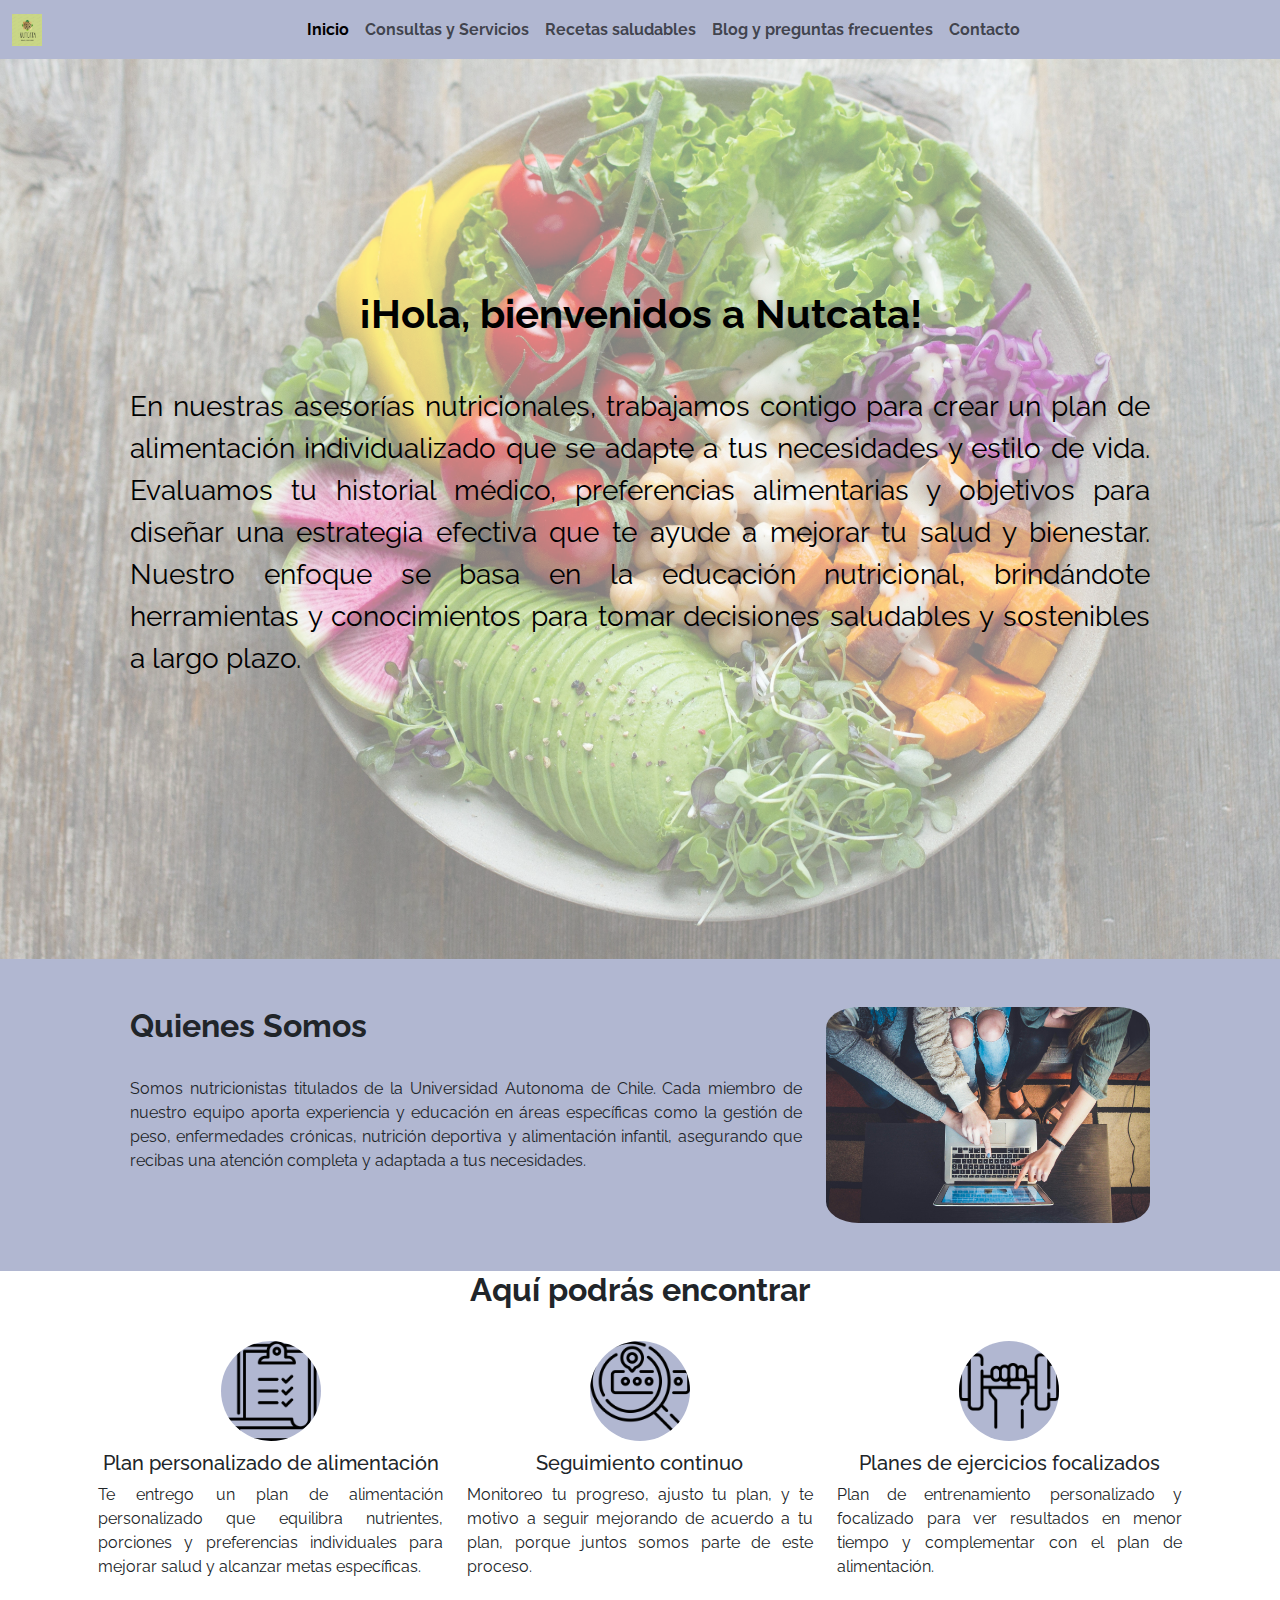
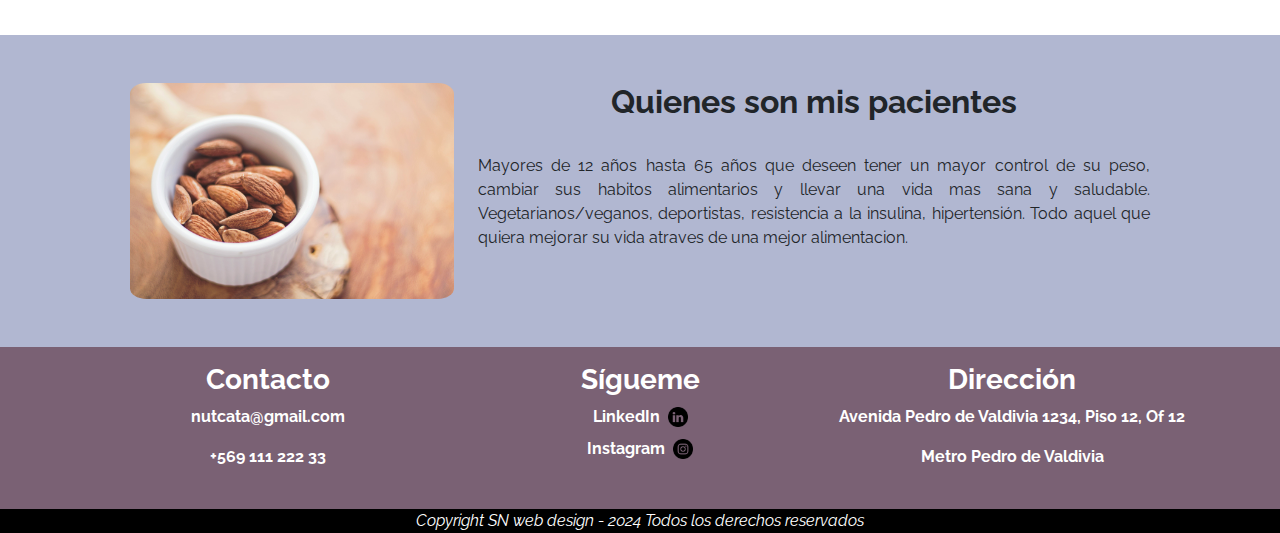
<file: index.html>
<!DOCTYPE html>
<html lang="en">
<head>
    <meta charset="UTF-8">
    <meta name="viewport" content="width=device-width, initial-scale=1.0">
    <title>Nutcata - Inicio</title>
    <meta name="description" content="Te ayudo a llevar una vida mas sana">
    <meta name="keywords" content="Nutrionista, dieta, consulta nutricional, bajar de peso, salubable">
    <link href="https://cdn.jsdelivr.net/npm/bootstrap@5.3.3/dist/css/bootstrap.min.css" rel="stylesheet" integrity="sha384-QWTKZyjpPEjISv5WaRU9OFeRpok6YctnYmDr5pNlyT2bRjXh0JMhjY6hW+ALEwIH" crossorigin="anonymous">
    <link rel="stylesheet" href="./styles/estilo.css">
    <style>

    </style>
</head>
<body>
    <!-- SECCION HEADER CON MENU -->
    <header>
        <nav class="navbar navbar-expand-lg navbar-light ">
            <div class="container-fluid">
                <a class="navbar-brand" href="#"><img src="./img/WhatsApp Image 2024-05-26 at 16.32.11 (1).jpeg" width="30" alt="Logo"></a>
                <button class="navbar-toggler" type="button" data-bs-toggle="collapse" data-bs-target="#navbarNav" aria-controls="navbarNav" aria-expanded="false" aria-label="Toggle navigation">
                    <span class="navbar-toggler-icon"></span>
                </button>
                <div class="collapse navbar-collapse justify-content-center align-items-center fw-bold text-light" id="navbarNav">
                    <ul class="navbar-nav text-dark">
                        <li class="nav-item1">
                            <a class="nav-link active" aria-current="page" href="./index.html">Inicio</a>
                        </li>
                        <li class="nav-item2">
                            <a class="nav-link" href="./pages/consultas.html" target="">Consultas y Servicios</a>
                        </li>
                        <li class="nav-item3">
                            <a class="nav-link" href="./pages/recetas.html" target="">Recetas saludables</a>
                        </li>
                        <li class="nav-item4">
                            <a class="nav-link" href="./pages/blog.html" target="">Blog y preguntas frecuentes</a>
                        </li>
                        <li class="nav-item5">
                            <a class="nav-link" href="./pages/contacto.html" target="">Contacto</a>
                        </li>
                    </ul>
                </div>
            </div>
        </nav>
    </header>
    <main>  
        <!-- SECCION HERO CON DESCRIPCION PAGINA -->
        <section class="hero">
            <div class="container" style="position: relative; z-index: 2;">
                <h1 class="fw-bold fs-1">¡Hola, bienvenidos a Nutcata!</h1>
                <p class="fs-3 m-5" style="text-align: justify;">En nuestras asesorías nutricionales, trabajamos contigo para crear un plan de alimentación individualizado que se adapte a tus necesidades y estilo de vida. Evaluamos tu historial médico, preferencias alimentarias y objetivos para diseñar una estrategia efectiva que te ayude a mejorar tu salud y bienestar. Nuestro enfoque se basa en la educación nutricional, brindándote herramientas y conocimientos para tomar decisiones saludables y sostenibles a largo plazo.</p>
            </div>
        </section>

        <!-- SECCION-1 QUIENES SOMOS -->
        <section class="seccion-1">  
            <div class="container">
                <div class="row  p-5">

                    <div class="col-md-8 align-items-center">
                        <h2 class="h2seccion- fw-bold">Quienes Somos</h2> 
                        <br>
                        <p class="pseccion-1">
                            Somos nutricionistas titulados de la Universidad Autonoma de Chile. Cada miembro de nuestro equipo aporta experiencia y educación en áreas específicas como la gestión de peso, enfermedades crónicas, nutrición deportiva y alimentación infantil, asegurando que recibas una atención completa y adaptada a tus necesidades.
                        </p>
                    </div>
                    <div class="imagen-seccion1 col-md-4">
                        <img class="img-fluid w-100 " src="./img/john-schnobrich-2FPjlAyMQTA-unsplash.jpg" alt="Equipo nutricion">
                    </div>
                </div>
            </div>
        </section>     
        <!-- SECCION-2 MUESTRA LOS SERVICIOS QUE OFRECEMOS  -->
        <section class="seccion-2">
            <div class="container">
                <h2 class="h2seccion-2 fw-bold">Aquí podrás encontrar</h2> 
                <div class="row mt-3 p-3 justify-content-around">
                    <article class="tarjeta col-lg-4 col-md-6 mb-4 " >
                        <img class="img-fluid imagen_cont_2" src="./img/portapapeles.png" alt="">
                        <h3 class="text-center fs-5">Plan personalizado de alimentación</h3>
                        <p style="text-align:justify">Te entrego un plan de alimentación personalizado que equilibra nutrientes, porciones y preferencias individuales para mejorar salud y alcanzar metas específicas.</p>
                    </article>

                    <article class="tarjeta col-lg-4 col-md-6 mb-4 text-center">
                        <img class="img-fluid imagen_cont_2" src="./img/seguimiento.png" alt="">
                        <h3 class="text-center fs-5">Seguimiento continuo</h3>
                        <p style="text-align:justify">Monitoreo tu progreso, ajusto tu plan, y te motivo a seguir mejorando de acuerdo a tu plan, porque juntos somos parte de este proceso.</p>
                    </article>

                    <article class="tarjeta col-lg-4 col-md-6 mb-4 text-center">
                        <img class="img-fluid imagen_cont_2" src="./img/pesa.png" alt="">
                        <h3 class="text-center fs-5">Planes de ejercicios focalizados</h3>
                        <p style="text-align:justify">Plan de entrenamiento personalizado y focalizado para ver resultados en menor tiempo y complementar con el plan de alimentación.</p>
                    </article>
                </div>
            </div>
        </section>
        
        <!-- A QUIENES VA DIRIGIDA LA PAGINA  -->
        <section class="seccion-3">  
            <div class="container">
                <div class="row p-5">
                    <div class="imagen-seccion3 col-md-4">
                        <img class="img-fluid w-100" src="./img/almendras.jpg "alt="alm">
                    </div>
                    <div class="contentseccion-3 col-md-8 align-items-center">
                        <h2 class="text-center fw-bold h2seccion-3">Quienes son mis pacientes</h2> 
                        <br>
                        <p class="pseccion-3">
                            Mayores de 12 años hasta 65 años que deseen tener un mayor control de su peso, cambiar sus habitos alimentarios y llevar una vida mas sana y saludable. Vegetarianos/veganos, deportistas, resistencia a la insulina, hipertensión. Todo aquel que quiera mejorar su vida atraves de una mejor alimentacion.
                        </p>
                    </div>
                   
                </div>
            </div>
        </section>     
        

    </main> 
<!-- SECCION DE INFORMACION DE CONTACTO Y REDES  -->
    <section class="contact-section">
        <div class="container d-flex flex-wrap justify-content-center text-center">
            <div class="col-lg-4 col-md-6 mb-4 mt-3">
                <h3 class="fw-bold">Contacto</h3>
                <p class="fw-bold">nutcata@gmail.com</p>
                <p class="fw-bold">+569 111 222 33</p>
            </div>
            <div class="col-lg-4 col-md-6 mb-4 mt-3">
                <h3 class="fw-bold">Sígueme</h3>
                <div class="d-flex align-items-center justify-content-center mb-2">
                    <p class= "mb-0 me-2 fw-bold">LinkedIn</p>
                    <img class="img " style="width: 20px; height: 20px;" src="./img/linkedin_black_logo_icon_147114.png" alt="LinkedIn Logo">
                </div>
                <div class="d-flex align-items-center justify-content-center mb-2" >
                    <p class="mb-0 me-2 fw-bold">Instagram</p>
                    <img class="img " style="width: 20px; height: 20px;" src="./img/instagram_black_logo_icon_147122.png" alt="Instagram Logo">

                </div>
            </div>
            <div class="col-lg-4 col-md-6 mb-4 mt-3">
                <h3 class="fw-bold">Dirección</h3>
                <p class="fw-bold">Avenida Pedro de Valdivia 1234, Piso 12, Of 12</p>
                <p class="fw-bold">Metro Pedro de Valdivia</p>
            </div>
        </div>
    </section>

    <!-- FOOTER  -->
    <footer>
        Copyright SN web design - 2024 Todos los derechos reservados
    </footer>

    <script src="https://cdn.jsdelivr.net/npm/bootstrap@5.3.3/dist/js/bootstrap.bundle.min.js" integrity="sha384-YvpcrYf0tY3lHB60NNkmXc5s9fDVZLESaAA55NDzOxhy9GkcIdslK1eN7N6jIeHz" crossorigin="anonymous"></script>
</body>
</html>
</file>
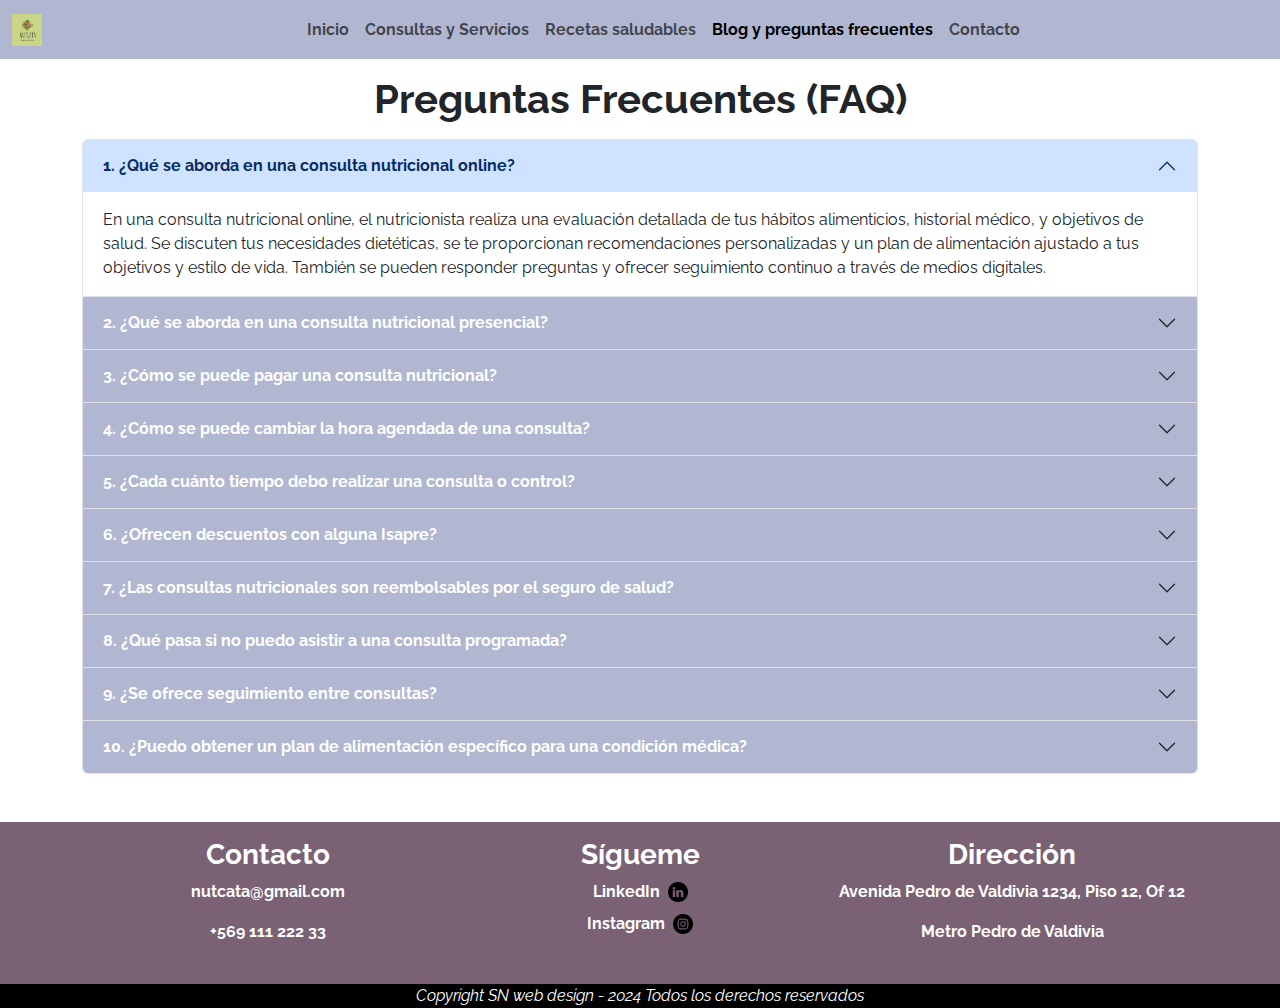
<file: pages/blog.html>
<!DOCTYPE html>
<html lang="en">
<head>
    <meta charset="UTF-8">
    <meta name="viewport" content="width=device-width, initial-scale=1.0">
    <title>Nutcata - Blog</title>
    <meta name="description" content="Preguntas frecuentes e informacion para todos">
    <meta name="keywords" content="Nutrionista, dieta, consulta nutricional, bajar de peso, salubable">
    <link href="https://cdn.jsdelivr.net/npm/bootstrap@5.3.3/dist/css/bootstrap.min.css" rel="stylesheet" integrity="sha384-QWTKZyjpPEjISv5WaRU9OFeRpok6YctnYmDr5pNlyT2bRjXh0JMhjY6hW+ALEwIH" crossorigin="anonymous">
    <link rel="stylesheet" href="../styles/estilo.css">

</head>
<body>
  <!-- SECCION HEADER CON MENU -->
    <header>
        <nav class="navbar navbar-expand-lg navbar-light ">
            <div class="container-fluid">
                <a class="navbar-brand" href="#"><img src="../img/WhatsApp Image 2024-05-26 at 16.32.11 (1).jpeg" width="30" alt="Logo"></a>
                <button class="navbar-toggler" type="button" data-bs-toggle="collapse" data-bs-target="#navbarNav" aria-controls="navbarNav" aria-expanded="false" aria-label="Toggle navigation">
                    <span class="navbar-toggler-icon"></span>
                </button>
                <div class="collapse navbar-collapse justify-content-center align-items-center fw-bold text-light" id="navbarNav">
                    <ul class="navbar-nav text-dark">
                        <li class="nav-item">
                            <a class="nav-link" aria-current="page" href="../index.html"  target="_blank">Inicio</a>
                        </li>
                        <li class="nav-item">
                            <a class="nav-link" href="./consultas.html" target="">Consultas y Servicios</a>
                        </li>
                        <li class="nav-item">
                            <a class="nav-link" href="./recetas.html" target="">Recetas saludables</a>
                        </li>
                        <li class="nav-item">
                            <a class="nav-link active" href="./blog.html">Blog y preguntas frecuentes</a>
                        </li>
                        <li class="nav-item">
                            <a class="nav-link" href="./contacto.html" target="">Contacto</a>
                        </li>
                    </ul>
                </div>
            </div>
        </nav>
    </header>
        <main>
          <!-- PREGUNTAS FRECUENTES O FAQS -->
            <section class="container">
                <h1 class="text-center mt-3 fw-bold fs-1">Preguntas Frecuentes (FAQ)</h1>
                <div class="accordion mt-3" id="accordionExample">
                    <div class="accordion-item">
                      <h2 class="accordion-header">
                        <button class="accordion-button" type="button" data-bs-toggle="collapse" data-bs-target="#collapseOne" aria-expanded="true" aria-controls="collapseOne">
                            <strong>1. ¿Qué se aborda en una consulta nutricional online?</strong>
                        </button>
                      </h2>
                      <div id="collapseOne" class="accordion-collapse collapse show" data-bs-parent="#accordionExample">
                        <div class="accordion-body">
                            En una consulta nutricional online, el nutricionista realiza una evaluación detallada de tus hábitos alimenticios, historial médico, y objetivos de salud. Se discuten tus necesidades dietéticas, se te proporcionan recomendaciones personalizadas y un plan de alimentación ajustado a tus objetivos y estilo de vida. También se pueden responder preguntas y ofrecer seguimiento continuo a través de medios digitales.
                        </div>
                      </div>
                    </div>
                    <div class="accordion-item">
                      <h2 class="accordion-header">
                        <button class="accordion-button collapsed" type="button" data-bs-toggle="collapse" data-bs-target="#collapseTwo" aria-expanded="false" aria-controls="collapseTwo">
                            <strong>2. ¿Qué se aborda en una consulta nutricional presencial? </strong>
                        </button>
                      </h2>
                      <div id="collapseTwo" class="accordion-collapse collapse" data-bs-parent="#accordionExample">
                        <div class="accordion-body">
                            En una consulta nutricional presencial, el nutricionista lleva a cabo una evaluación completa, que puede incluir mediciones antropométricas (como peso, altura y composición corporal), revisión de tu historial médico y dietético, y la elaboración de un plan nutricional personalizado. Se pueden realizar exámenes físicos adicionales y se tiene una interacción más directa y personal.
                        </div>
                      </div>
                    </div>
                    <div class="accordion-item">
                      <h2 class="accordion-header">
                        <button class="accordion-button collapsed" type="button" data-bs-toggle="collapse" data-bs-target="#collapseThree" aria-expanded="false" aria-controls="collapseThree">
                        <strong>3. ¿Cómo se puede pagar una consulta nutricional?</strong>
                        </button>
                      </h2>
                      <div id="collapseThree" class="accordion-collapse collapse" data-bs-parent="#accordionExample">
                        <div class="accordion-body">
                            Las consultas nutricionales se pueden pagar a través de diversos métodos, como transferencias bancarias, tarjetas de crédito o débito, pagos en línea mediante plataformas seguras, y en algunos casos, pago en efectivo para consultas presenciales. Verifica las opciones disponibles en la página de pagos de nuestro sitio web.
                        </div>
                      </div>
                    </div>
                    <div class="accordion-item">
                        <h2 class="accordion-header">
                          <button class="accordion-button collapsed" type="button" data-bs-toggle="collapse" data-bs-target="#collapseFour" aria-expanded="false" aria-controls="collapseFour">
                          <strong>4. ¿Cómo se puede cambiar la hora agendada de una consulta?</strong>
                          </button>
                        </h2>
                        <div id="collapseFour" class="accordion-collapse collapse" data-bs-parent="#accordionExample">
                          <div class="accordion-body">
                            Para cambiar la hora agendada de una consulta, puedes comunicarte directamente con nosotros a través de nuestro número de contacto, enviar un correo electrónico, o utilizar la plataforma de agendamiento online disponible en nuestra página web. Es recomendable hacer los cambios con al menos 24 horas de antelación.
                          </div>
                        </div>
                      </div>
                      <div class="accordion-item">
                        <h2 class="accordion-header">
                          <button class="accordion-button collapsed" type="button" data-bs-toggle="collapse" data-bs-target="#collapseFive" aria-expanded="false" aria-controls="collapseFive">
                          <strong>5. ¿Cada cuánto tiempo debo realizar una consulta o control?</strong>
                          </button>
                        </h2>
                        <div id="collapseFive" class="accordion-collapse collapse" data-bs-parent="#accordionExample">
                          <div class="accordion-body">
                            La frecuencia de las consultas o controles dependerá de tus objetivos y necesidades específicas. Generalmente, se recomienda una consulta inicial y controles mensuales o bimensuales para evaluar el progreso y ajustar el plan nutricional según sea necesario. Tu nutricionista te dará una recomendación personalizada.
                          </div>
                        </div>
                      </div>
                      <div class="accordion-item">
                        <h2 class="accordion-header">
                          <button class="accordion-button collapsed" type="button" data-bs-toggle="collapse" data-bs-target="#collapseSix" aria-expanded="false" aria-controls="collapseSix">
                          <strong>6. ¿Ofrecen descuentos con alguna Isapre?</strong>
                          </button>
                        </h2>
                        <div id="collapseSix" class="accordion-collapse collapse" data-bs-parent="#accordionExample">
                          <div class="accordion-body">
                            Actualmente, ofrecemos descuentos especiales para afiliados a ciertas Isapres. Te recomendamos revisar nuestra sección de convenios y descuentos en la página web o consultar directamente con nosotros para obtener más información sobre los descuentos disponibles.
                          </div>
                        </div>
                      </div>
                      <div class="accordion-item">
                        <h2 class="accordion-header">
                          <button class="accordion-button collapsed" type="button" data-bs-toggle="collapse" data-bs-target="#collapseSeven" aria-expanded="false" aria-controls="collapseSeven">
                          <strong>7. ¿Las consultas nutricionales son reembolsables por el seguro de salud?</strong>
                          </button>
                        </h2>
                        <div id="collapseSeven" class="accordion-collapse collapse" data-bs-parent="#accordionExample">
                          <div class="accordion-body">
                            Algunas consultas nutricionales pueden ser reembolsables por el seguro de salud, dependiendo de tu plan y proveedor de seguros. Te recomendamos contactar a tu aseguradora para verificar la cobertura y los requisitos necesarios para el reembolso.
                          </div>
                        </div>
                      </div>
                      <div class="accordion-item">
                        <h2 class="accordion-header">
                          <button class="accordion-button collapsed" type="button" data-bs-toggle="collapse" data-bs-target="#collapseEight" aria-expanded="false" aria-controls="collapseEight">
                          <strong>8. ¿Qué pasa si no puedo asistir a una consulta programada?</strong>
                          </button>
                        </h2>
                        <div id="collapseEight" class="accordion-collapse collapse" data-bs-parent="#accordionExample">
                          <div class="accordion-body">
                            Si no puedes asistir a una consulta programada, te pedimos que nos informes lo antes posible para reprogramarla. Las políticas de cancelación y reprogramación pueden variar, pero generalmente se recomienda avisar con al menos 24 horas de antelación para evitar cargos por cancelación.

                          </div>
                        </div>
                      </div>
                      <div class="accordion-item">
                        <h2 class="accordion-header">
                          <button class="accordion-button collapsed" type="button" data-bs-toggle="collapse" data-bs-target="#collapseNine" aria-expanded="false" aria-controls="collapseNine">
                          <strong>9. ¿Se ofrece seguimiento entre consultas?</strong>
                          </button>
                        </h2>
                        <div id="collapseNine" class="accordion-collapse collapse" data-bs-parent="#accordionExample">
                          <div class="accordion-body">
                            Sí, ofrecemos seguimiento entre consultas para asegurar que estás progresando adecuadamente y para responder a cualquier pregunta o inquietud que puedas tener. El seguimiento puede realizarse a través de correo electrónico, llamadas telefónicas, o aplicaciones de mensajería según tu preferencia.

                          </div>
                        </div>
                      </div>
                      <div class="accordion-item">
                        <h2 class="accordion-header">
                          <button class="accordion-button collapsed" type="button" data-bs-toggle="collapse" data-bs-target="#collapseTen" aria-expanded="false" aria-controls="collapseTen">
                          <strong>10. ¿Puedo obtener un plan de alimentación específico para una condición médica?</strong>
                          </button>
                        </h2>
                        <div id="collapseTen" class="accordion-collapse collapse" data-bs-parent="#accordionExample">
                          <div class="accordion-body">
                            Sí, nuestros nutricionistas están capacitados para elaborar planes de alimentación específicos para diversas condiciones médicas, como diabetes, hipertensión, dislipidemia, entre otras. Durante la consulta, se revisará tu historial médico y se diseñará un plan que se ajuste a tus necesidades.

                          </div>
                        </div>
                      </div>
            </section>

      
            <br>
            <br>
        </main>

          <!-- SECCION DE INFORMACION DE CONTACTO Y REDES  -->
        <section class="contact-section">
            <div class="container d-flex flex-wrap justify-content-center text-center">
                <div class="col-lg-4 col-md-6 mb-4 mt-3">
                    <h3 class="fw-bold">Contacto</h3>
                    <p class="fw-bold">nutcata@gmail.com</p>
                    <p class="fw-bold">+569 111 222 33</p>
                </div>
                <div class="col-lg-4 col-md-6 mb-4 mt-3">
                    <h3 class="fw-bold">Sígueme</h3>
                    <div class="d-flex align-items-center justify-content-center mb-2">
                        <p class= "mb-0 me-2 fw-bold">LinkedIn</p>
                        <img class="img " style="width: 20px; height: 20px;" src="../img/linkedin_black_logo_icon_147114.png" alt="LinkedIn Logo">
                    </div>
                    <div class="d-flex align-items-center justify-content-center mb-2" >
                        <p class="mb-0 me-2 fw-bold">Instagram</p>
                        <img class="img " style="width: 20px; height: 20px;" src="../img/instagram_black_logo_icon_147122.png" alt="Instagram Logo">
    
                    </div>
                </div>
                <div class="col-lg-4 col-md-6 mb-4 mt-3">
                    <h3 class="fw-bold">Dirección</h3>
                    <p  class="fw-bold">Avenida Pedro de Valdivia 1234, Piso 12, Of 12</p>
                    <p  class="fw-bold">Metro Pedro de Valdivia</p>
                </div>
            </div>
        </section>
    
        
        <footer class="text-center ">
            Copyright SN web design - 2024 Todos los derechos reservados
        </footer>
    
        <script src="https://cdn.jsdelivr.net/npm/bootstrap@5.3.3/dist/js/bootstrap.bundle.min.js" integrity="sha384-YvpcrYf0tY3lHB60NNkmXc5s9fDVZLESaAA55NDzOxhy9GkcIdslK1eN7N6jIeHz" crossorigin="anonymous"></script>
    </body>
    </html>
     


    <script src="https://cdn.jsdelivr.net/npm/bootstrap@5.3.3/dist/js/bootstrap.bundle.min.js" integrity="sha384-YvpcrYf0tY3lHB60NNkmXc5s9fDVZLESaAA55NDzOxhy9GkcIdslK1eN7N6jIeHz" crossorigin="anonymous"></script>
</file>
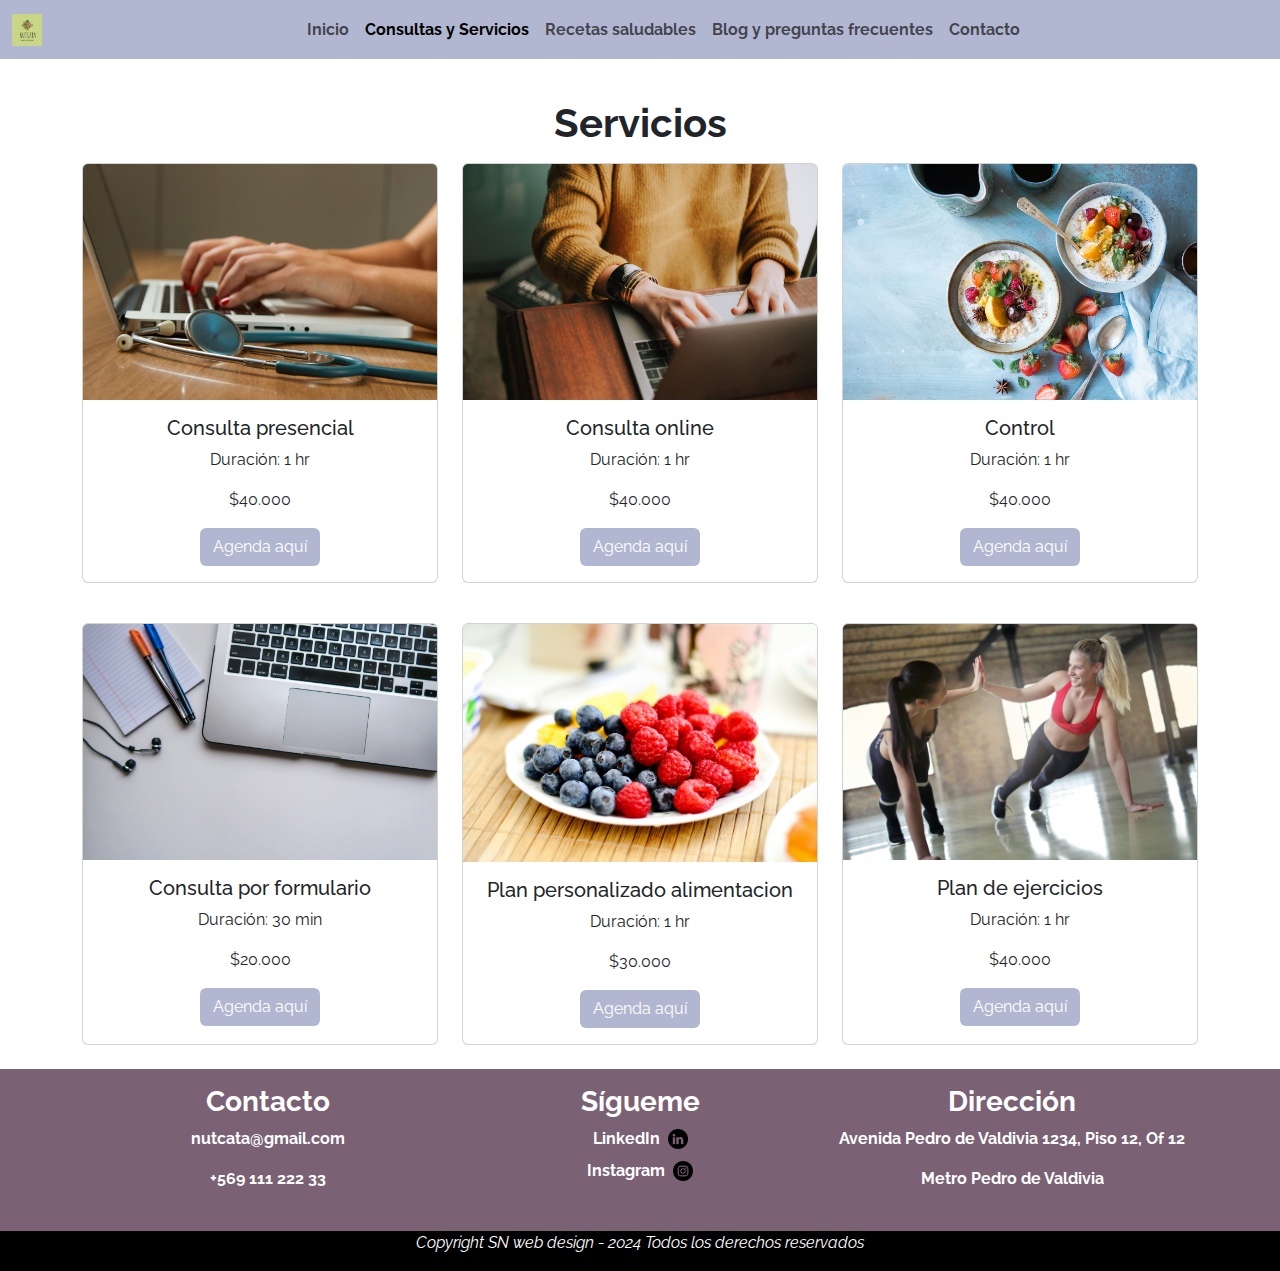
<file: pages/consultas.html>
<!DOCTYPE html>
<html lang="en">
<head>
    <meta charset="UTF-8">
    <meta name="viewport" content="width=device-width, initial-scale=1.0">
    <title>Nutcata - Consultas y servicios</title>
    <meta name="description" content="Agenda tu servicio y consulta">
    <meta name="keywords" content="Nutrionista, dieta, consulta nutricional, bajar de peso, salubable">
    <link href="https://cdn.jsdelivr.net/npm/bootstrap@5.3.3/dist/css/bootstrap.min.css" rel="stylesheet" integrity="sha384-QWTKZyjpPEjISv5WaRU9OFeRpok6YctnYmDr5pNlyT2bRjXh0JMhjY6hW+ALEwIH" crossorigin="anonymous">
    <link rel="stylesheet" href="../styles/estilo.css">
    <style>
    

      
    </style>
</head>
<body class="d-flex flex-column">
<!-- SECCION HEADER CON MENU -->

    <header>
        <nav class="navbar navbar-expand-lg">
            <div class="container-fluid">
                <a class="navbar-brand" href="#"><img src="../img/WhatsApp Image 2024-05-26 at 16.32.11 (1).jpeg" width="30" alt=""></a>
                <button class="navbar-toggler" type="button" data-bs-toggle="collapse" data-bs-target="#navbarNav" aria-controls="navbarNav" aria-expanded="false" aria-label="Toggle navigation">
                    <span class="navbar-toggler-icon"></span>
                </button>
                <div class="collapse navbar-collapse justify-content-center align-items-center fw-bold text-light" id="navbarNav">
                    <ul class="navbar-nav text-white">
                        <li class="nav-item">
                            <a class="nav-link" aria-current="page" href="../index.html">Inicio</a>
                        </li>
                        <li class="nav-item">
                            <a class="nav-link active" href="./consultas.html" target="">Consultas y Servicios</a>
                        </li>
                        <li class="nav-item">
                            <a class="nav-link" href="./recetas.html" target="">Recetas saludables</a>
                        </li>
                        <li class="nav-item">
                            <a class="nav-link" href="./blog.html" target="">Blog y preguntas frecuentes</a>
                        </li>
                        <li class="nav-item">
                            <a class="nav-link" href="./contacto.html" target="">Contacto</a>
                        </li>
                    </ul>
                </div>
            </div>
        </nav>
    </header>
    <br>
    <!-- SECCION MUESTRA SERVICIOS Y CONSULTAS QUE OFRECEMOS -->
    <main class="flex-grow-1">
        <h1 class="text-center mt-3 fw-bold fs-1">Servicios</h1>
        <section class="container mt-3">
            <div class="row">
                <div class="col-lg-4 col-md-6 mb-4">
                    <div class="card h-100">
                        <img src="../img/consulta.jpg" class="card-img-top" alt="consulta">
                        <div class="card-body d-flex flex-column align-items-center">
                            <h5 class="card-title">Consulta presencial</h5>
                            <p class="card-text">Duración: 1 hr</p>
                            <p class="card-text">$40.000</p>
                            <a href="#" class="btn">Agenda aquí</a>
                        </div>
                    </div>
                </div>
                <div class="col-lg-4 col-md-6 mb-4">
                    <div class="card h-100">
                        <img src="../img/Consulta online.jpg" class="card-img-top" alt="consulta online">
                        <div class="card-body d-flex flex-column align-items-center">
                            <h5 class="card-title">Consulta online</h5>
                            <p class="card-text">Duración: 1 hr</p>
                            <p class="card-text">$40.000</p>
                            <a href="#" class="btn">Agenda aquí</a>
                        </div>
                    </div>
                </div>
                <div class="col-lg-4 col-md-6 mb-4">
                    <div class="card h-100">
                        <img src="../img/Control.jpg" class="card-img-top" alt="control">
                        <div class="card-body d-flex flex-column align-items-center">
                            <h5 class="card-title">Control</h5>
                            <p class="card-text">Duración: 1 hr</p>
                            <p class="card-text">$40.000</p>
                            <a href="#" class="btn">Agenda aquí</a>
                        </div>
                    </div>
                </div>
            </div>
        </section>   

        <section>
        <section class="container mt-3">
            <div class="row">
                <div class="col-lg-4 col-md-6 mb-4">
                    <div class="card h-100">
                        <img src="../img/formulario.jpg" class="card-img-top" alt="consulta">
                        <div class="card-body d-flex flex-column align-items-center">
                            <h5 class="card-title">Consulta por formulario</h5>
                            <p class="card-text">Duración: 30 min</p>
                            <p class="card-text">$20.000</p>
                            <a href="#" class="btn">Agenda aquí</a>
                        </div>
                    </div>
                </div>
                <div class="col-lg-4 col-md-6 mb-4">
                    <div class="card h-100">
                        <img src="../img/comida saludable.jpg" class="card-img-top" alt="consulta online">
                        <div class="card-body d-flex flex-column align-items-center">
                            <h5 class="card-title">Plan personalizado alimentacion</h5>
                            <p class="card-text">Duración: 1 hr</p>
                            <p class="card-text">$30.000</p>
                            <a href="#" class="btn">Agenda aquí</a>
                        </div>
                    </div>
                </div>
                <div class="col-lg-4 col-md-6 mb-4">
                    <div class="card h-100">
                        <img src="../img/ejercicio.jpg" class="card-img-top" alt="control">
                        <div class="card-body d-flex flex-column align-items-center">
                            <h5 class="card-title">Plan de ejercicios</h5>
                            <p class="card-text">Duración: 1 hr</p>
                            <p class="card-text">$40.000</p>
                            <a href="#" class="btn">Agenda aquí</a>
                        </div>
                    </div>
                </div>
            </div>
        </section>
    </main>

<!-- SECCION DE INFORMACION DE CONTACTO Y REDES  -->
    <div>
        <section class="contact-section">
            <div class="container d-flex flex-wrap justify-content-center text-center">
                <div class="col-lg-4 col-md-6 mb-4 mt-3">
                    <h3 class="fw-bold">Contacto</h3>
                    <p class="fw-bold">nutcata@gmail.com</p>
                    <p class="fw-bold">+569 111 222 33</p>
                </div>
                <div class="col-lg-4 col-md-6 mb-4 mt-3">
                    <h3 class="fw-bold">Sígueme</h3>
                    <div class="d-flex align-items-center justify-content-center mb-2">
                        <p class= "mb-0 me-2 fw-bold">LinkedIn</p>
                        <img class="img " style="width: 20px; height: 20px;" src="../img/linkedin_black_logo_icon_147114.png" alt="LinkedIn Logo">
                    </div>
                    <div class="d-flex align-items-center justify-content-center mb-2" >
                        <p class="mb-0 me-2 fw-bold">Instagram</p>
                        <img class="img " style="width: 20px; height: 20px;" src="../img/instagram_black_logo_icon_147122.png" alt="Instagram Logo">
    
                    </div>
                </div>
                <div class="col-lg-4 col-md-6 mb-4 mt-3">
                    <h3 class="fw-bold">Dirección</h3>
                    <p class="fw-bold">Avenida Pedro de Valdivia 1234, Piso 12, Of 12</p>
                    <p class="fw-bold">Metro Pedro de Valdivia</p>
                </div>
            </div>
        </section>

            </div>
        </section>
        <section>
            
            </section>
      </div>
      
<!-- FOOTER  -->

    <footer class="text-center mt-auto">
        <p>Copyright SN web design - 2024 Todos los derechos reservados</p>
    </footer>
    <script src="https://cdn.jsdelivr.net/npm/bootstrap@5.3.3/dist/js/bootstrap.bundle.min.js" integrity="sha384-YvpcrYf0tY3lHB60NNkmXc5s9fDVZLESaAA55NDzOxhy9GkcIdslK1eN7N6jIeHz" crossorigin="anonymous"></script>
</body>
</html>
</file>
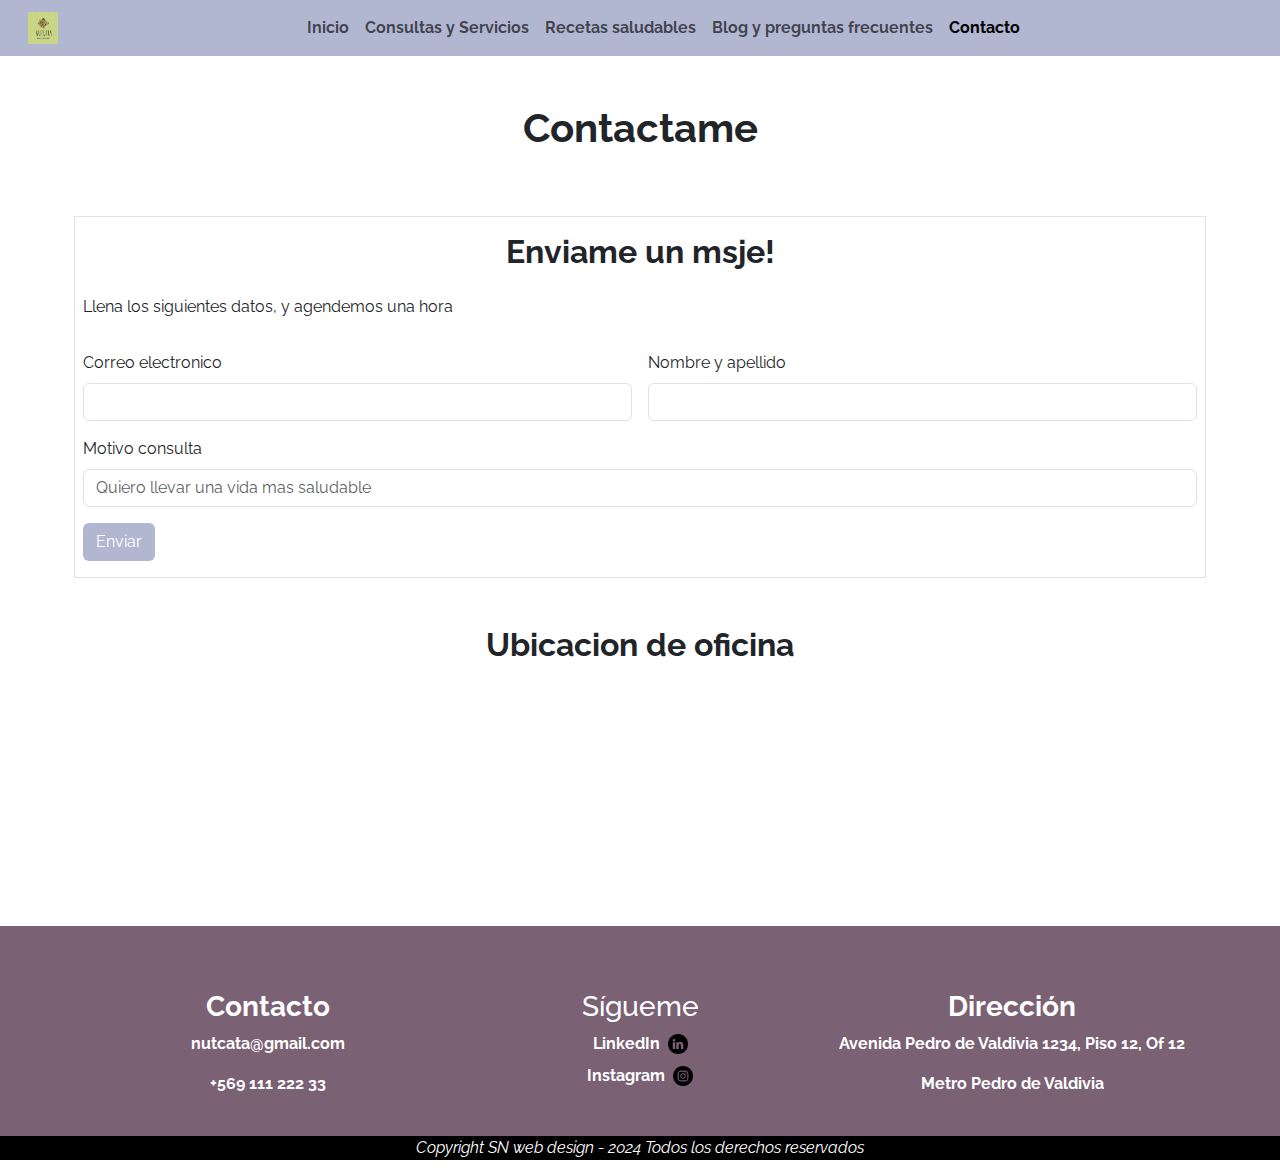
<file: pages/contacto.html>
<!DOCTYPE html>
<html lang="en">
<head>
    <meta charset="UTF-8">
    <meta name="viewport" content="width=device-width, initial-scale=1.0">
    <meta name="keywords" content="Nutrionista, dieta, consulta nutricional, bajar de peso, salubable">
    <title>Nutcata - Contacto</title>
    <link href="https://cdn.jsdelivr.net/npm/bootstrap@5.3.3/dist/css/bootstrap.min.css" rel="stylesheet" integrity="sha384-QWTKZyjpPEjISv5WaRU9OFeRpok6YctnYmDr5pNlyT2bRjXh0JMhjY6hW+ALEwIH" crossorigin="anonymous">
    <link rel="stylesheet" href="../styles/estilo.css">
</head>
<body>
  <!-- SECCION HEADER CON MENU -->

    <header>
        <nav class="navbar navbar-expand-lg">
            <div class="container-fluid">
              <a class="navbar-brand" href="#"><alt=""></a>
                <img src="../img/WhatsApp Image 2024-05-26 at 16.32.11 (1).jpeg" width="30">
              <button class="navbar-toggler" type="button" data-bs-toggle="collapse" data-bs-target="#navbarNav" aria-controls="navbarNav" aria-expanded="false" aria-label="Toggle navigation">
                <span class="navbar-toggler-icon"></span>
              </button>
              <div class="collapse navbar-collapse justify-content-center align-items-center fw-bold text-light" id="navbarNav">
                <ul class="navbar-nav text-white >
                  <li class="nav-item">
                    <a class="nav-link " aria-current="page" href="../index.html"  target="_blank">Inicio</a>
                  </li>
                  <li class="nav-item">
                    <a class="nav-link" href="./consultas.html" target="">Consultas y Servicios</a>
                  </li>
                  <li class="nav-item">
                    <a class="nav-link" href="./recetas.html" target="">Recetas saludables</a>
                  </li>
                  <li class="nav-item">
                    <a class="nav-link" href="./blog.html" target="">Blog y preguntas frecuentes</a>
                  </li>
                  <li class="nav-item">
                    <a class="nav-link active" href="./contacto.html">Contacto</a>
                  </li>
                </ul>
              </div>
            </div>
          </nav>
        </header>

        
</body>
<main >
  <!-- CONTACTO -->
<div class="container mt-5">
  <h1 class="text-center mt-3 fw-bold fs-1">Contactame</h1>
  <br>
  <br>
  <br>
  <form class="row g-3 border">
    <h2 class="fw-bold text-center"> Enviame un msje!</h2>
    <p>Llena los siguientes datos, y agendemos una hora</p>
    <div class="col-md-6">
      <label  class="form-label">Correo electronico</label>
      <input type="email" class="form-control" >
    </div>
    <div class="col-md-6">
      <label class="form-label">Nombre y apellido</label>
      <input type="password" class="form-control" >
    </div>
    <div class="col-12">
      <label f class="form-label">Motivo consulta</label>
      <input type="text" class="form-control"  placeholder="Quiero llevar una vida mas saludable">
    </div>
    
    <div class="col-12 mb-3">
      <button type="submit" class="btn">Enviar</button>
    </div>
  </form>
</div>
<br>
<br>
<div>
  <div class="map-container align-items-center justify-content-center" style="height: 300px;">
    <h2 class="text-center fw-bold">Ubicacion de oficina</h2>
    <iframe 
        src="https://www.google.com/maps/embed?pb=!1m18!1m12!1m3!1d3303.879855932253!2d-70.6357438847853!3d-33.44197668077827!2m3!1f0!2f0!3f0!3m2!1i1024!2i768!4f13.1!3m3!1m2!1s0x9662c5a03fb9e9f9%3A0x5c403ae9536e12df!2sAvenida%20Pedro%20de%20Valdivia%201234%2C%20Providencia%2C%20Regi%C3%B3n%20Metropolitana%2C%20Chile!5e0!3m2!1sen!2scl!4v1625849672028!5m2!1sen!2scl"
        width="100%" height="100%" style="border:0;" allowfullscreen="" loading="lazy"></iframe>
  </div>
</div>
</main>

  <!-- SECCION DE INFORMACION DE CONTACTO Y REDES  -->
<div>
  <section class="contact-section pt-5">
        <div class="container d-flex flex-wrap justify-content-center text-center">
            <div class="col-lg-4 col-md-6 mb-4 mt-3">
                <h3 class="fw-bold">Contacto</h3>
                <p class="fw-bold">nutcata@gmail.com</p>
                <p class="fw-bold">+569 111 222 33</p>
            </div>
            <div class="col-lg-4 col-md-6 mb-4 mt-3">
              <h3>Sígueme</h3>
              <div class="d-flex align-items-center justify-content-center mb-2">
                  <p class="mb-0 me-2 fw-bold">LinkedIn</p>
                  <img class="img " style="width: 20px; height: 20px;" src="../img/linkedin_black_logo_icon_147114.png" alt="LinkedIn Logo">
              </div>
              <div class="d-flex align-items-center justify-content-center mb-2" >
                  <p class="mb-0 me-2 fw-bold">Instagram</p>
                  <img class="img " style="width: 20px; height: 20px;" src="../img/instagram_black_logo_icon_147122.png" alt="Instagram Logo">

              </div>
          </div>
            <div class="col-lg-4 col-md-6 mb-4 mt-3">
                <h3 class="fw-bold">Dirección</h3>
                <p class="fw-bold">Avenida Pedro de Valdivia 1234, Piso 12, Of 12</p>
                <p class="fw-bold">Metro Pedro de Valdivia</p>
            </div>
        </div>
    </section>
  </div>
  <!-- FOOTER -->
<footer class="text-center mt-auto">
    <p>Copyright SN web design - 2024 Todos los derechos reservados</p>
</footer class="fw-bold">
<script src="https://cdn.jsdelivr.net/npm/bootstrap@5.3.3/dist/js/bootstrap.bundle.min.js" integrity="sha384-YvpcrYf0tY3lHB60NNkmXc5s9fDVZLESaAA55NDzOxhy9GkcIdslK1eN7N6jIeHz" crossorigin="anonymous"></script>
</body>
</html>
</html>
</file>
<file: styles/estilo.css>
@import url("https://fonts.googleapis.com/css2?family=Raleway:ital,wght@0,100..900;1,100..900&display=swap");
/* Crea variable para tipografia */
* {
  padding: 0;
  margin: 0;
  box-sizing: border-box;
  font-family: "raleway";
}
 
/* Define estilo del header y menu navbar*/
header {
  background-color: #b1b7d1;
}
header .navbar-nav {
  color: black;
}
header .navbar-nav {
  color: black !important;
}
header .navbar-nav li {
  animation: text-focus-in 1s cubic-bezier(0.55, 0.085, 0.68, 0.53) both;
}
header .navbar-nav .nav-item1 {
  animation-delay: 0.2s;
}
header .navbar-nav .nav-item2 {
  animation-delay: 0.4s;
}
header .navbar-nav .nav-item3 {
  animation-delay: 0.6s;
}
header .navbar-nav .nav-item4 {
  animation-delay: 0.8s;
}
header .navbar-nav .nav-item5 {
  animation-delay: 1s;
}
@keyframes text-focus-in {
  0% {
    filter: blur(12px);
    opacity: 0;
  }
  100% {
    filter: blur(0);
    opacity: 1;
  }
}


/* DEFINE ESTILO SECCION HERO EN PAGINA INDEX*/
.hero {
  position: relative;
  height: 100vh;
  color: white;
  display: flex;
  justify-content: center;
  align-items: center;
  text-align: center;
  overflow: hidden;
}
.hero::before {
  content: "";
  position: absolute;
  top: 0;
  left: 0;
  width: 100%;
  height: 100%;
  background: url("../img/saludable.jpg") no-repeat center center;
  background-size: cover;
  opacity: 0.5;
  z-index: 1;
}
.hero h1, .hero p {
  color: black;
}


/* DEFINE ESTILO SECCION-1*/
.seccion-1 {
  background-color: #b1b7d1;
}
.seccion-1 .container .row .h2seccion-1 {
  text-align: center;
}
.seccion-1 .container .row .pseccion-1 {
  text-align: justify;
}
.seccion-1 .container .row .imagen-seccion1 {
  animation: flip-in-hor-bottom 0.5s cubic-bezier(0.25, 0.46, 0.45, 0.94) both;
  animation-delay: 1.5s;
}
.seccion-1 .container .row .imagen-seccion1 .img-fluid {
  border-radius: 10%;
}
@keyframes flip-in-hor-bottom {
  0% {
    transform: rotateX(80deg);
    opacity: 0;
  }
  100% {
    transform: rotateX(0);
    opacity: 1;
  }
}


/* DEFINE ESTILO SECCION-2*/
.seccion-2 .container .h2seccion-2 {
  text-align: center;
  margin-top: 3;
}
.seccion-2 .container .row .tarjeta {
  text-align: center;
  transition: 1s;
}
.seccion-2 .container .row .tarjeta:hover {
  transform: scale(1.1) translateY(-40px);
}
.seccion-2 .container .row .imagen_cont_2 {
  align-items: center;
  justify-content: center;
  height: 100px;
  margin-bottom: 10px;
  background-color: #b1b7d1;
  border-radius: 50%;
}


/*DEFINE ESTILO SECCION-3*/
.seccion-3 {
  background-color: #b1b7d1;
}
.seccion-3 .container .row .imagen-seccion3 {
  animation: flip-in-hor-bottom 0.5s cubic-bezier(0.25, 0.46, 0.45, 0.94) both;
  animation-delay: 1.5s;
}
.seccion-3 .container .row .imagen-seccion3 .img-fluid {
  border-radius: 5%;
}
.seccion-3 .container .row .contentseccion-3 .h2seccion-3 {
  animation: tracking-in-contract 1.5s cubic-bezier(0.215, 0.61, 0.355, 1) both;
}
.seccion-3 .container .row .contentseccion-3 .pseccion-3 {
  text-align: justify;
}
@keyframes flip-in-hor-bottom {
  0% {
    transform: rotateX(80deg);
    opacity: 0;
  }
  100% {
    transform: rotateX(0);
    opacity: 1;
  }
}
@keyframes tracking-in-contract {
  0% {
    letter-spacing: 1em;
    opacity: 0;
  }
  40% {
    opacity: 0.6;
  }
  100% {
    letter-spacing: normal;
    opacity: 1;
  }
}

/*DEFINE ESTILO DE LA SECCION CONTACTO*/
.contact-section {
  width: 100%;
  margin: 0;
  background-color: #7a6174;
  color: white;
}


/*DEFINE EL ESTILO DEL FOOTER DE TODAS LAS PAGINAS*/
footer {
  background-color: black;
  color: white;
  font-style: italic;
  text-align: center;
}

/* DEFINE ESTILO DE LA SECCION TARJETA UTILIZADA EN LAS PAGINAS CONSULTAS Y SERVICIOS Y RECETAS*/
.card {
  transition: 1s;
}
.card:hover {
  transform: scale(1.1) translateY(-20px);
}
.card .card-body a {
  background-color: #b1b7d1;
  border-color: none;
  color: white;
}
.card .card-body a:hover {
  background-color: #7a6174;
  color: white;
}

/* DEFINE ESTILO DE TODOS LOS BOTONES UTILIZADOS*/
.btn {
  background-color: #b1b7d1;
  border-color: none;
  color: white;
}
.btn:hover {
  background-color: #7a6174;
  color: white;
}

/*DEFINE ESTILO DE ACORDION UTILIZADO EN SECCION PREGUNTAS FRECUENTES*/
.accordion-button {
  background-color: #b1b7d1;
  border-color: none;
  color: white;
}/*# sourceMappingURL=estilo.css.map */
</file>
